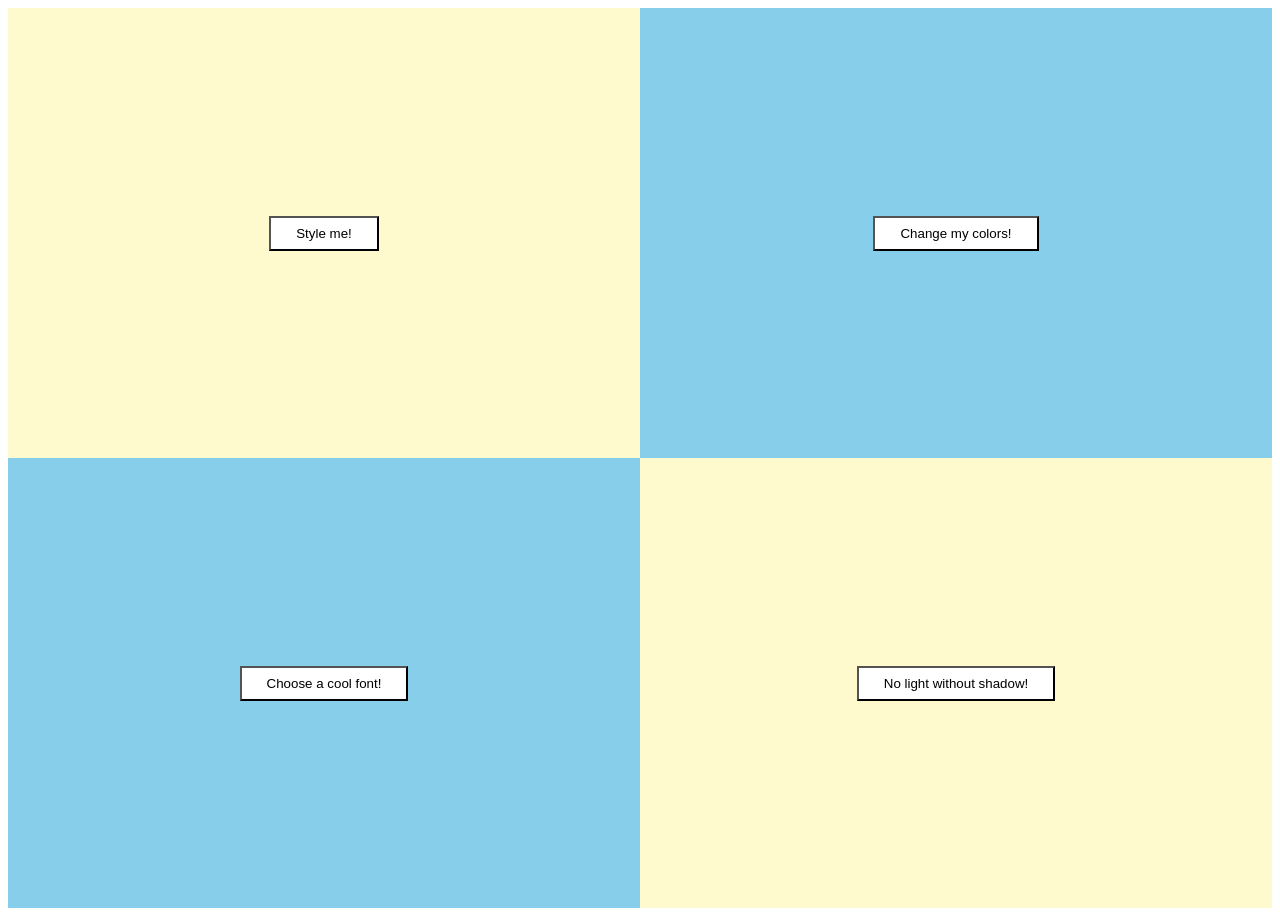
<file: css-basics_button-styles/index.html>
<!DOCTYPE html>
<html lang="en">
  <head>
    <meta charset="utf-8" />
    <meta
      name="viewport"
      content="width=device-width, initial-scale=1, shrink-to-fit=no"
    />
    <title>HTML & CSS</title>
    <link rel="stylesheet" href="./css/styles.css" />
  </head>
  <body>
    <!-- Don't worry about the HTML, you don't need to change anything here -->
    <section><button class="button1">Style me!</button></section>
    <section class="skyblue">
      <button class="button2">Change my colors!</button>
    </section>
    <section class="skyblue">
      <button class="button3">Choose a cool font!</button>
    </section>
    <section><button class="button4">No light without shadow!</button></section>
  </body>
</html>
</file>
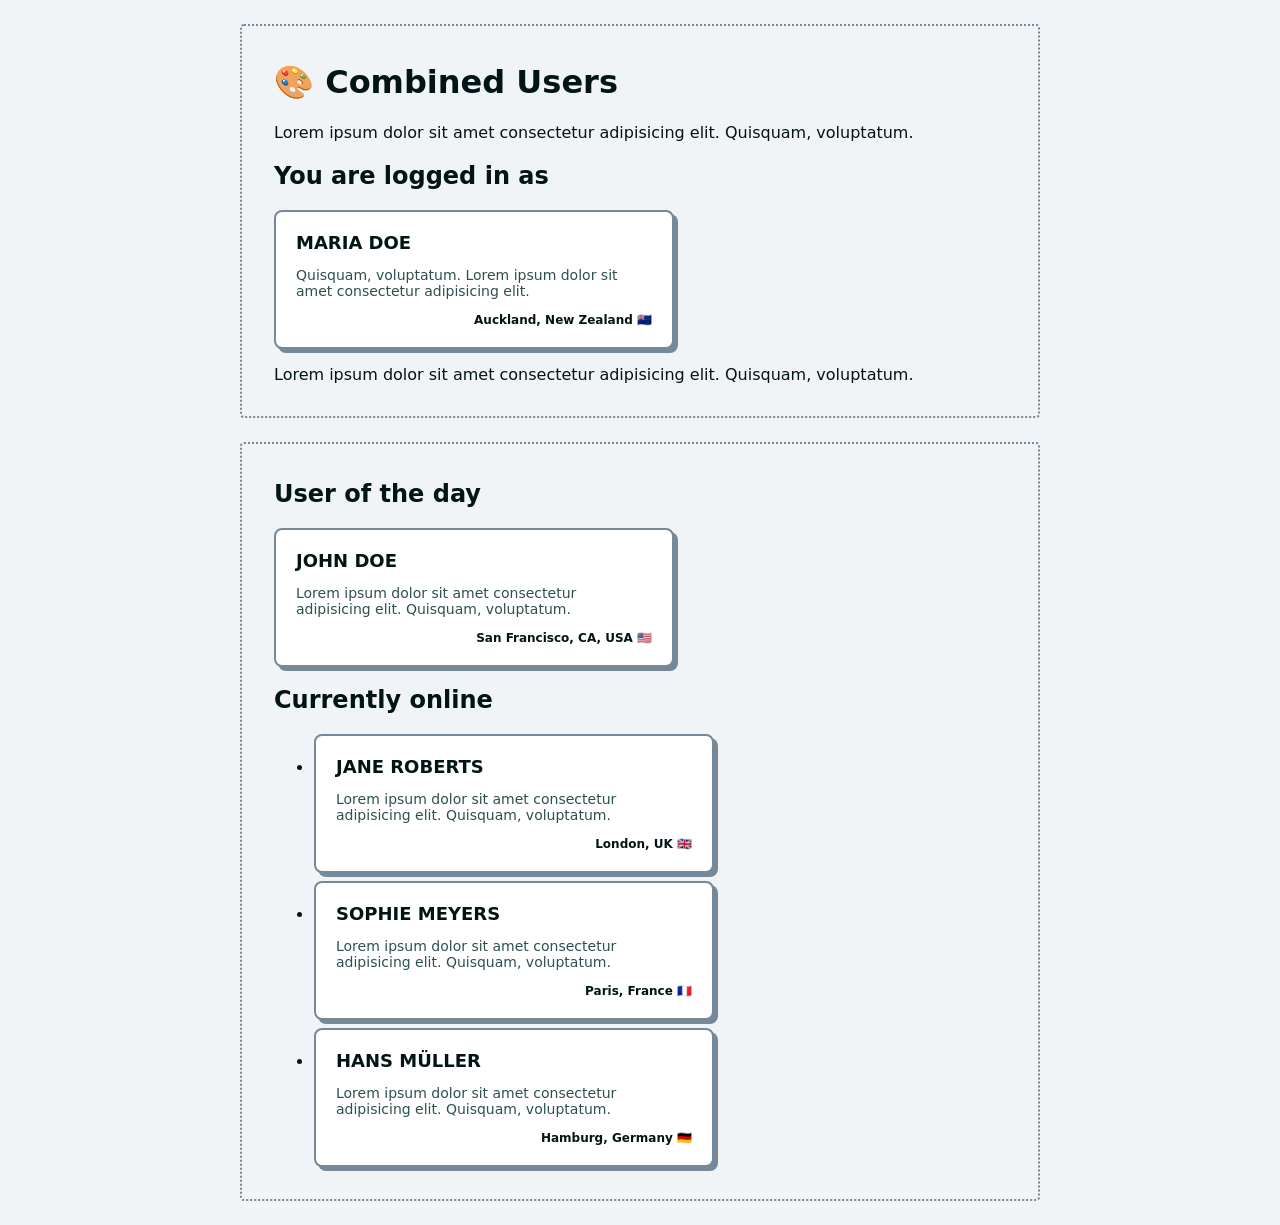
<file: css-basics_combined-users/index.html>
<!DOCTYPE html>
<!-- add class="debug" to the html element to show helper texts -->
<html lang="en" class="">
  <head>
    <meta charset="utf-8" />
    <meta
      name="viewport"
      content="width=device-width, initial-scale=1, shrink-to-fit=no"
    />
    <title>CSS Basics: Combined Users</title>
    <link rel="stylesheet" href="./css/styles.css" />
    <link rel="stylesheet" href="./css/debug.css" />
  </head>
  <body>
    <main>
      <h1>🎨 Combined Users</h1>
      <p>
        Lorem ipsum dolor sit amet consectetur adipisicing elit. Quisquam,
        voluptatum.
      </p>
      <h2>You are logged in as</h2>
      <article class="user">
        <h2 class="name">Maria Doe</h2>
        <p class="bio">
          Quisquam, voluptatum. Lorem ipsum dolor sit amet consectetur
          adipisicing elit.
        </p>
        <p class="location">Auckland, New Zealand 🇳🇿</p>
      </article>
      <p>
        Lorem ipsum dolor sit amet consectetur adipisicing elit. Quisquam,
        voluptatum.
      </p>
    </main>
    <aside>
      <h2>User of the day</h2>
      <article class="user">
        <h2 class="name">John Doe</h2>
        <p class="bio">
          Lorem ipsum dolor sit amet consectetur adipisicing elit. Quisquam,
          voluptatum.
        </p>
        <p class="location">San Francisco, CA, USA 🇺🇸</p>
      </article>
      <h2>Currently online</h2>
      <ul>
        <li>
          <article class="user">
            <h2 class="name">Jane Roberts</h2>
            <p class="bio">
              Lorem ipsum dolor sit amet consectetur adipisicing elit. Quisquam,
              voluptatum.
            </p>
            <p class="location">London, UK 🇬🇧</p>
          </article>
        </li>
        <li>
          <article class="user">
            <h2 class="name">Sophie Meyers</h2>
            <p class="bio">
              Lorem ipsum dolor sit amet consectetur adipisicing elit. Quisquam,
              voluptatum.
            </p>
            <p class="location">Paris, France 🇫🇷</p>
          </article>
        </li>
        <li>
          <article class="user">
            <h2 class="name">Hans Müller</h2>
            <p class="bio">
              Lorem ipsum dolor sit amet consectetur adipisicing elit. Quisquam,
              voluptatum.
            </p>
            <p class="location">Hamburg, Germany 🇩🇪</p>
          </article>
        </li>
      </ul>
    </aside>
  </body>
</html>
</file>
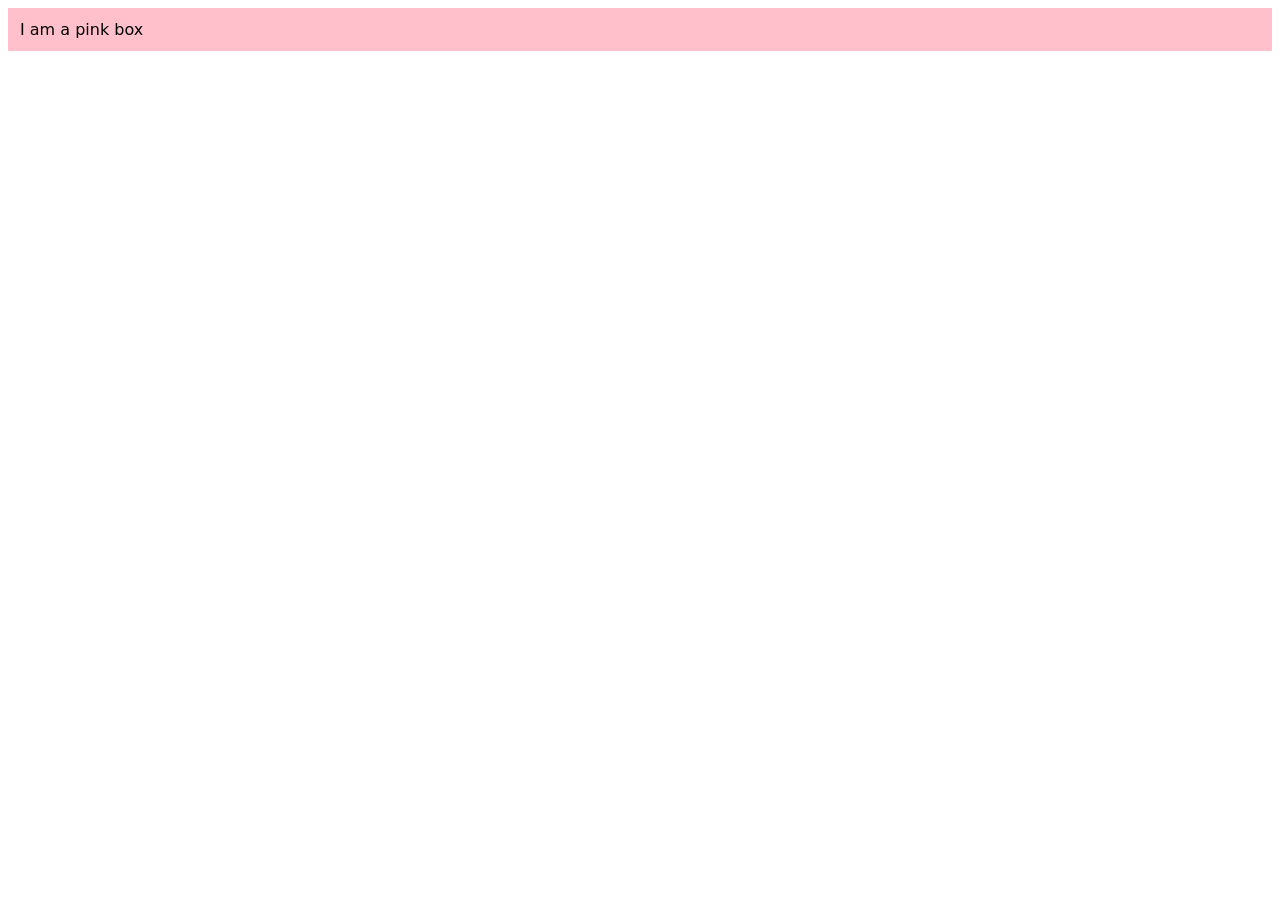
<file: css-basics_pink-box/index.html>
<!DOCTYPE html>
<html lang="en">
  <head>
    <meta charset="utf-8" />
    <meta
      name="viewport"
      content="width=device-width, initial-scale=1, shrink-to-fit=no"
    />
    <title>CSS Basics: Pink Box</title>
    <link rel="stylesheet" href="./css/styles.css" />
  </head>
  <body>
    <section>I am a pink box</section>
  </body>
</html>
</file>
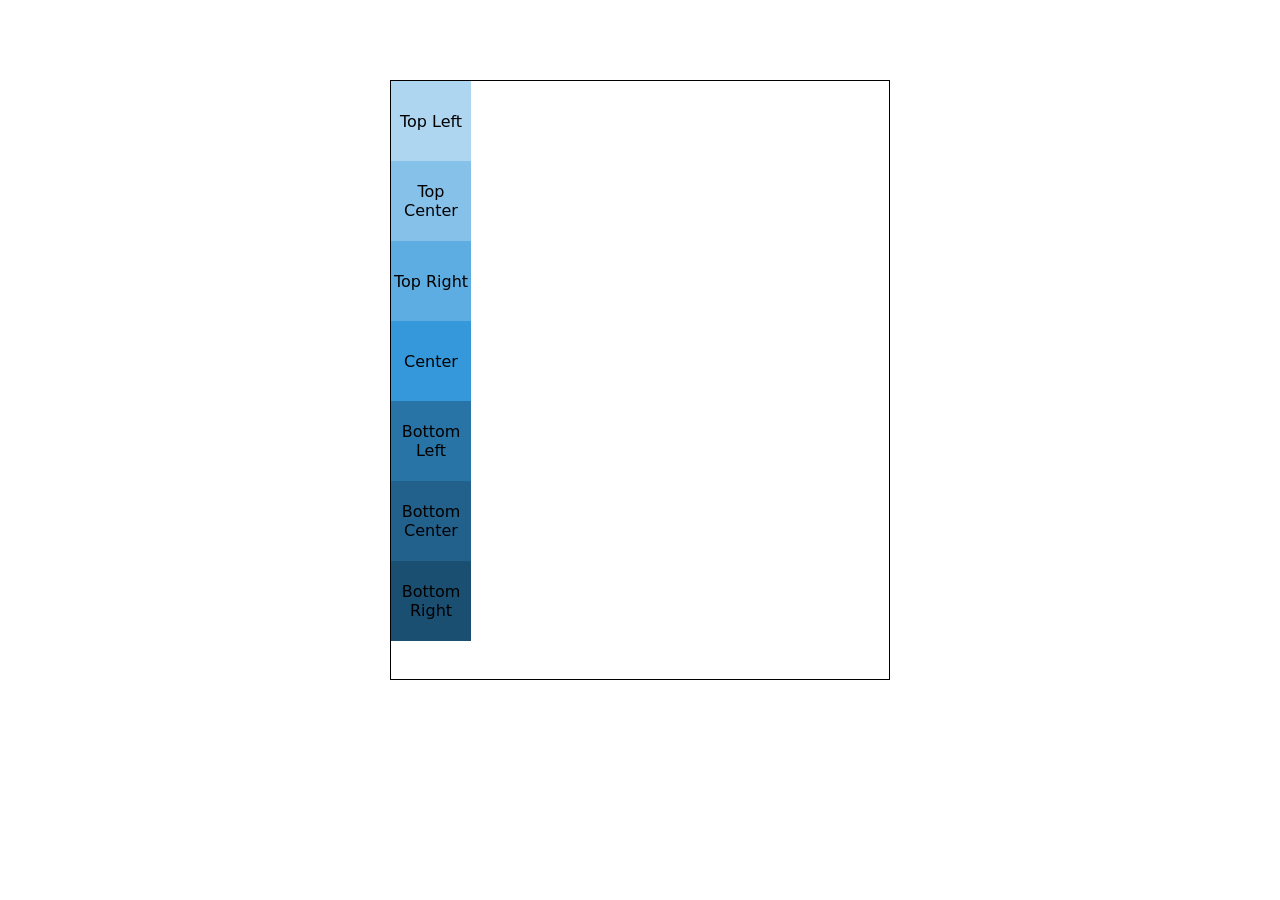
<file: css-positioning_absolute-no-advanced-requirements/index.html>
<!DOCTYPE html>
<html lang="en">
  <head>
    <meta charset="utf-8" />
    <meta
      name="viewport"
      content="width=device-width, initial-scale=1, shrink-to-fit=no"
    />
    <title>HTML & CSS</title>
    <link rel="stylesheet" href="./css/styles.css" />
  </head>
  <body>
    <!-- You do not need to change the HTML code for this exercise! -->
    <main>
      <div class="box box--top-left">Top Left</div>
      <div class="box box--top-center">Top Center</div>
      <div class="box box--top-right">Top Right</div>
      <div class="box box--center">Center</div>
      <div class="box box--bottom-left">Bottom Left</div>
      <div class="box box--bottom-center">Bottom Center</div>
      <div class="box box--bottom-right">Bottom Right</div>
    </main>
  </body>
</html>
</file>
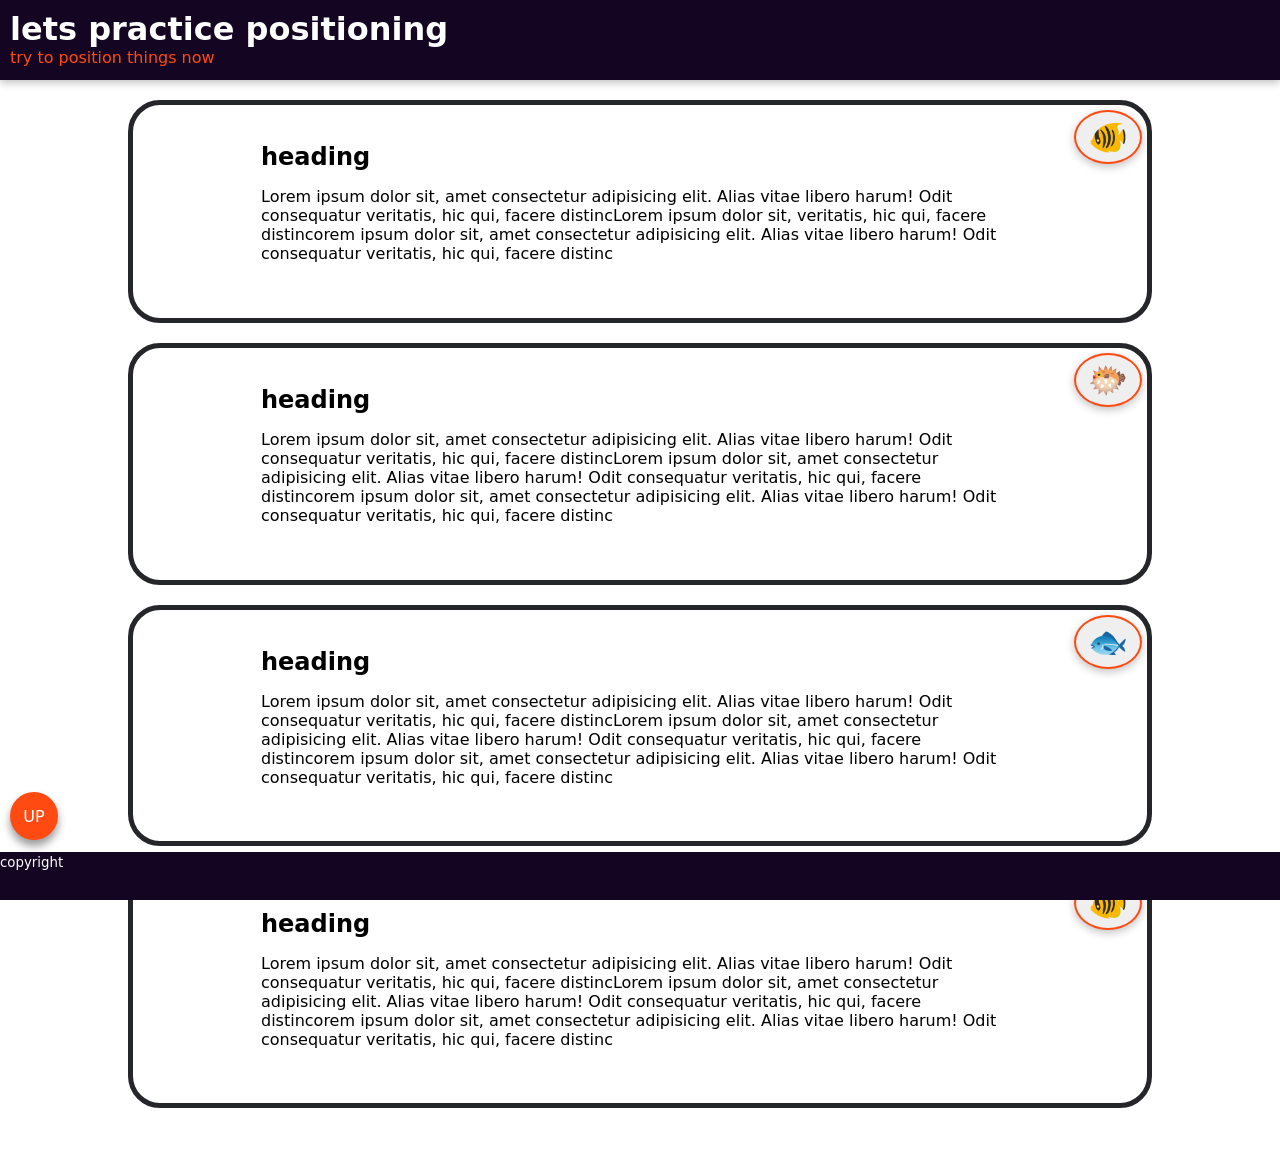
<file: css-positioning_layout-with-position/index.html>
<!DOCTYPE html>
<html lang="en">
  <head>
    <meta charset="utf-8" />
    <meta
      name="viewport"
      content="width=device-width, initial-scale=1, shrink-to-fit=no"
    />
    <title>HTML & CSS</title>
    <link rel="stylesheet" href="./css/styles.css" />
  </head>
  <body>
    <header class="header">
      <h1 class="header__heading">lets practice positioning</h1>
      <span class="header__text">try to position things now</span>
    </header>
    <main>
      <section class="card" id="top">
        <h2 class="card__heading">heading</h2>
        <button class="card__bookmark">🐠</button>
        <p class="card__text">
          Lorem ipsum dolor sit, amet consectetur adipisicing elit. Alias vitae
          libero harum! Odit consequatur veritatis, hic qui, facere distincLorem
          ipsum dolor sit, veritatis, hic qui, facere distincorem ipsum dolor
          sit, amet consectetur adipisicing elit. Alias vitae libero harum! Odit
          consequatur veritatis, hic qui, facere distinc
        </p>
      </section>
      <section class="card">
        <h2 class="card__heading">heading</h2>
        <button class="card__bookmark">🐡</button>
        <p class="card__text">
          Lorem ipsum dolor sit, amet consectetur adipisicing elit. Alias vitae
          libero harum! Odit consequatur veritatis, hic qui, facere distincLorem
          ipsum dolor sit, amet consectetur adipisicing elit. Alias vitae libero
          harum! Odit consequatur veritatis, hic qui, facere distincorem ipsum
          dolor sit, amet consectetur adipisicing elit. Alias vitae libero
          harum! Odit consequatur veritatis, hic qui, facere distinc
        </p>
      </section>
      <section class="card">
        <h2 class="card__heading">heading</h2>
        <button class="card__bookmark">🐟</button>
        <p class="card__text">
          Lorem ipsum dolor sit, amet consectetur adipisicing elit. Alias vitae
          libero harum! Odit consequatur veritatis, hic qui, facere distincLorem
          ipsum dolor sit, amet consectetur adipisicing elit. Alias vitae libero
          harum! Odit consequatur veritatis, hic qui, facere distincorem ipsum
          dolor sit, amet consectetur adipisicing elit. Alias vitae libero
          harum! Odit consequatur veritatis, hic qui, facere distinc
        </p>
      </section>
      <section class="card">
        <h2 class="card__heading">heading</h2>
        <button class="card__bookmark">🐠</button>
        <p class="card__text">
          Lorem ipsum dolor sit, amet consectetur adipisicing elit. Alias vitae
          libero harum! Odit consequatur veritatis, hic qui, facere distincLorem
          ipsum dolor sit, amet consectetur adipisicing elit. Alias vitae libero
          harum! Odit consequatur veritatis, hic qui, facere distincorem ipsum
          dolor sit, amet consectetur adipisicing elit. Alias vitae libero
          harum! Odit consequatur veritatis, hic qui, facere distinc
        </p>
      </section>
      <a href="#top" class="goto-top">UP</a>
    </main>

    <footer class="footer">
      <small class="footer__text">copyright</small>
    </footer>
  </body>
</html>
</file>
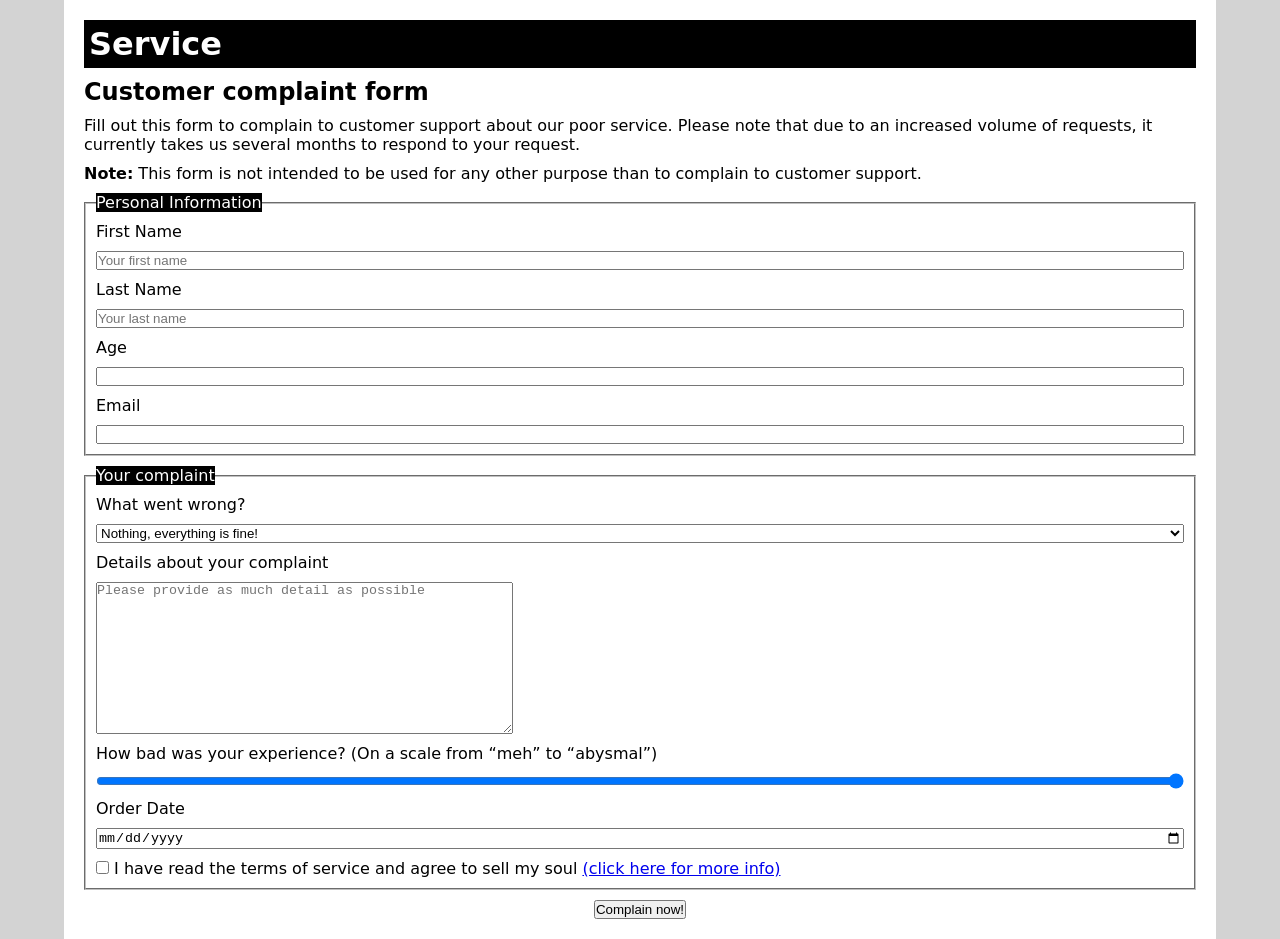
<file: js-forms_handle-form-submit/index.html>
<!DOCTYPE html>
<html lang="en">
  <head>
    <meta charset="utf-8" />
    <meta
      name="viewport"
      content="width=device-width, initial-scale=1, shrink-to-fit=no"
    />
    <title>JS Forms: Checkbox Input</title>
    <link rel="stylesheet" href="./css/styles.css" />
    <script src="./js/index.js" defer></script>
  </head>
  <body>
    <main>
      <h1>Service</h1>
      <h2>Customer complaint form</h2>
      <p>
        Fill out this form to complain to customer support about our poor
        service. Please note that due to an increased volume of requests, it
        currently takes us several months to respond to your request.
      </p>
      <p>
        <strong>Note:</strong> This form is not intended to be used for any
        other purpose than to complain to customer support.
      </p>
      <form data-js="form">
        <fieldset>
          <legend>Personal Information</legend>
          <label for="first-name">First Name</label>
          <input
            type="text"
            name="firstName"
            id="first-name"
            placeholder="Your first name"
          />

          <label for="last-name">Last Name</label>
          <input
            type="text"
            name="lastName"
            id="last-name"
            placeholder="Your last name"
          />

          <label for="age">Age</label>
          <input type="number" name="age" id="age" min="16" max="200" />

          <label for="email">Email</label>
          <input type="email" name="email" id="email" />
        </fieldset>

        <fieldset>
          <legend>Your complaint</legend>
          <label for="complaint">What went wrong?</label>
          <select name="complaint" id="complaint">
            <option value="nothing" selected>
              Nothing, everything is fine!
            </option>
            <option value="personal">It's me, not you!</option>
            <option value="broken">
              My product is broken, can you fix it?
            </option>
          </select>

          <label for="details">Details about your complaint</label>
          <textarea
            name="details"
            id="details"
            rows="10"
            cols="50"
            placeholder="Please provide as much detail as possible"
          ></textarea>

          <label for="badness"
            >How bad was your experience? (On a scale from <q>meh</q> to
            <q>abysmal</q>)
          </label>
          <input
            id="badness"
            name="badness"
            type="range"
            min="1"
            max="100"
            value="100"
          />

          <label for="order-date">Order Date</label>
          <input type="date" name="orderDate" id="order-date" />

          <label for="tos">
            <input type="checkbox" name="tos" id="tos" />
            I have read the terms of service and agree to sell my soul
            <a
              href="https://www.youtube.com/watch?v=dQw4w9WgXcQ"
              target="_blank"
              rel="noreferrer noopener"
            >
              (click here for more info)
            </a>
          </label>
        </fieldset>

        <button type="submit">Complain now!</button>
      </form>
    </main>
  </body>
</html>
</file>
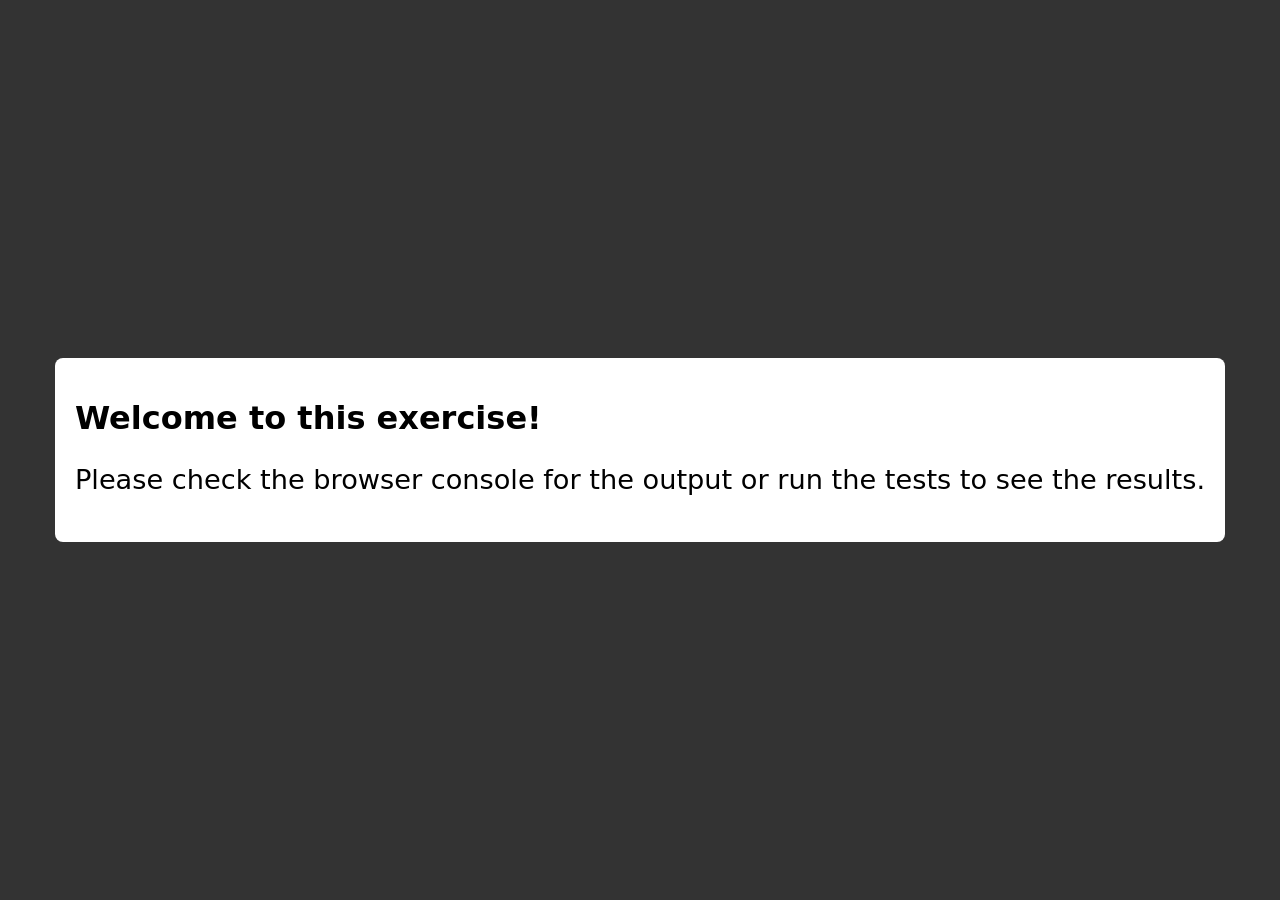
<file: js-objects-and-arrays_objects-and-arrays/index.html>
<!DOCTYPE html>
<html lang="en">
  <head>
    <meta charset="UTF-8" />
    <meta name="viewport" content="width=device-width, initial-scale=1.0" />
    <title>JS Objects and Arrays: Objects and Arrays</title>
    <link rel="stylesheet" href="./css/styles.css" />
    <script type="module" src="./js/index.js"></script>
  </head>
  <body>
    <header>
      <h1>Welcome to this exercise!</h1>
      <p>
        Please check the browser console for the output or run the tests to see
        the results.
      </p>
    </header>
  </body>
</html>
</file>
<file: css-basics_button-styles/css/styles.css>
/* Please scroll down to the start of your exercise! */

* {
  box-sizing: border-box;
}

body {
  display: grid;
  grid-template-columns: 1fr 1fr;
  height: 100vh;
}

section {
  background-color: lemonchiffon;
  display: grid;
  place-items: center;
}

.skyblue {
  background-color: skyblue;
}

button {
  background-color: white;
  padding: 8px 25px;
}

/* Your exercise starts here */

/* Add your CSS styles below this line. Feel free to replace the comments with your code. Make sure not to put your code into the comments, because then nothing will happen. */

.button1 {
  /*Style me! Change my border, set a border radius or what you want to try out. :) */
}

.button2 {
  /*Style me! Change my color, or my background-color. Or both! You can test out different color modes here - like HEX, RGB, ... */
}

.button3 {
  /*Style me! You can test out changing the font, or font size, ...*/
}

.button4 {
  /*Style me! Can you add a shadow to this button? Maybe play around with the shadow properties, as well? You can even color the shadow, make it bigger or smaller, ... */
}

/* Feel free to play around with other properties, as well. */
</file>
<file: css-basics_combined-users/css/styles.css>
/*
  Scroll down to the bottom of the file
  to see the instructions for this exercise.
   ⬇
*/

*,
*::before,
*::after {
  box-sizing: border-box;
}

body {
  font-family: system-ui;
  background-color: #f1f4f7;
  padding: 0 48px;
  color: #021414;
}

main,
aside {
  max-width: 800px;
  margin: 24px auto;
  padding: 16px 32px;
  border: 2px dotted lightslategray;
  border-radius: 4px;
  position: relative;
}

ul {
  width: max-content;
}

li {
  margin: 8px 0;
}

.user {
  position: relative;
  border: 2px solid lightslategray;
  border-radius: 8px;
  box-shadow: 4px 4px 0 lightslategray;
  padding: 20px;
  max-width: 400px;
  margin: 0;
  background-color: white;
}

.name {
  font-size: 18px;
  text-transform: uppercase;
  margin: 0;
}

.bio {
  font-size: 14px;
  color: darkslategray;
}

.location {
  font-size: 12px;
  font-weight: 600;
  text-align: end;
  margin: 0;
}

/*
  Part 1

  Make .user elements inside the aside smaller:
    - reduce the max-width to 250px
    - reduce the padding to 12px
    - reduce the border-radius to 4px
    - reduce the font-size of the .name to 16px
    - reduce the font-size of the .bio to 12px
    - set the margin of the .bio to "6px 0"
    - reduce the font-size of the .location to 10px
  

  Make sure to not change the styles of the .user element anywhere else.
  
  To facilitate layout debugging, apply the 'debug' class to the <html> element. 
  This triggers visual helper styles from 'debug.css' that outline structural elements
  like <body>, <main>, <aside>, <ul>, and .user with labeled overlays for easy identification.
*/

/*
  Part 2

  For all .user elements inside an unordered list:
    - hide the .bio
    - align the .location to the left and set it's color to darkslategray

  Make sure to not change the styles of the .user element anywhere else.

  💡 You can use the display property to hide elements.
*/
</file>
<file: css-basics_combined-users/css/debug.css>
/*
  ⚠️ This file is for debugging purposes only.
  You do not have to understand or edit the code in this file. 🥳
*/

.debug :is(body, main, aside, ul, .user)::before {
  content: var(--debug-content);
  position: absolute;
  top: 2px;
  left: 2px;
  padding: 4px;
  background-color: #ff4a11;
  border-radius: 4px;
  font-size: 8px;
  color: white;
}

.debug :is(body, main, aside, ul, .user) {
  position: relative;
}

body {
  --debug-content: "body";
}

main {
  --debug-content: "main";
}

aside {
  --debug-content: "aside";
}

ul {
  --debug-content: "ul";
}

.user {
  --debug-content: ".user";
}
</file>
<file: css-basics_pink-box/css/styles.css>
*,
*::before,
*::after {
  box-sizing: border-box;
}

body {
  font-family: system-ui;
}

section {
  background-color: pink;
  padding: 1cap;
}

/* put a selector here to select div elements (see index.html) */
SELECTOR HERE {
  font-family: cursive;
  padding: 8px;

  /* set the height and the width of the box to 150px */

  /* make the background color "hotpink" */

  /* make the text color "white" */

  /* can you give the box round edges with an radius of 8px? */

  /* ✨ feel free to experiment! */
}
</file>
<file: css-positioning_absolute-no-advanced-requirements/css/styles.css>
*,
*::before,
*::after {
  box-sizing: border-box;
}

body {
  margin: 0;
  font-family: system-ui;
}

main {
  width: 500px;
  height: 600px;
  border: 1px solid black;
  margin: 5em auto;
  position: relative;
}

.box {
  display: flex;
  align-items: center;
  justify-content: center;
  height: 80px;
  width: 80px;
  text-align: center;
}

/**
 * Look at the selectors defined below.
 * Position each element, so that the placement matches the name of the selector.
 * Adjust the rule-sets for each selector to satisfy the name.
 *
 * @example
 * .box--top-left -> This element should be be placed in the top, left corner.
 */

.box--top-left {
  background-color: #aed6f1;
}

.box--top-center {
  background-color: #85c1e9;
}

.box--top-right {
  background-color: #5dade2;
}

.box--center {
  background-color: #3498db;
}

.box--bottom-left {
  background-color: #2874a6;
}

.box--bottom-center {
  background-color: #21618c;
}

.box--bottom-right {
  background-color: #1b4f72;
}
</file>
<file: css-positioning_layout-with-position/css/styles.css>
*,
*::before,
*::after {
  box-sizing: border-box;
}

body {
  display: flex;
  flex-direction: column;
  margin: 80px 0 45px 0;
  font-family: system-ui;
}

/**
 *
 * Place the header at the top of the viewport and make sure, that it remains there when the
 * document is scrolled.
 */
.header {
  position: fixed;
  z-index: 1;
  top: 0px;
  width: 100%;
  background: #140523;
  color: #ffffff;
  height: 80px;
  box-shadow: rgba(0, 0, 0, 0.24) 0 3px 8px;
  padding: 10px;
}

.header__text {
  color: #ff4a11;
}

.header__heading {
  margin: 0;
}

/**
 *
 * Place the footer at the bottom of the viewport and make sure, that it remains there when the
 * document is scrolled.
 */
.footer {
  position: fixed;
  bottom: 0px;
  width: 100%;
  background: #140523;
  color: #ffffff;
  height: 48px;
}

/**
 *
 * Define the card as reference frame for descendant elements, that require absolute positioning.
 */
.card {
  position: relative;
  margin: 20px 10%;
  border: 5px solid #252629;
  padding: 3% 10%;
  scroll-margin-top: 100px;
  border-radius: 2rem;
}

.card__heading {
  margin: 0 0 10px 0;
}

/**
 * Place the bookmark in the top, right corner of each card.
 */
.card__bookmark {
  position: absolute;
  top: 5px;
  right: 5px;
  border: 2px solid #ff4a11;
  font-size: 2em;
  padding: 6px 12px;
  border-radius: 50%;
  box-shadow: rgba(0, 0, 0, 0.24) 0 3px 8px;
}

/**
 * The go-to-top button should cover all other elements, so that it is always visible, and
 * unaffected when the document is scrolled.
 */
.goto-top {
  position: fixed;
  bottom: 60px;
  left: 10px;
  width: 48px;
  height: 48px;
  padding: 8px;
  border-radius: 50%;
  background: #ff4a11;
  color: white;
  box-shadow: 0 6px 8px rgba(0, 0, 0, 0.4);
  text-decoration: none;
  flex-shrink: 0;
  display: flex;
  align-items: center;
  justify-content: center;
}
</file>
<file: js-forms_handle-form-submit/css/styles.css>
*,
*::before,
*::after {
  box-sizing: border-box;
  margin: 0;
  padding: 0;
}

body {
  font-family: system-ui;
  background-color: lightgray;
}

main {
  display: flex;
  flex-direction: column;
  gap: 10px;
  margin: auto;
  padding: 20px;
  width: 90%;
  min-height: 100vh;
  background-color: white;
}

h1 {
  padding: 5px;
  background-color: black;
  color: white;
}

form {
  display: flex;
  flex-direction: column;
  gap: 10px;
}

fieldset {
  display: flex;
  flex-direction: column;
  gap: 10px;
  padding: 10px;
}

legend {
  background-color: black;
  color: white;
}

button {
  margin: auto;
  width: fit-content;
}

input[type="submit"] {
  margin: auto;
  width: fit-content;
}

textarea {
  width: fit-content;
}
</file>
<file: js-objects-and-arrays_objects-and-arrays/css/styles.css>
*,
*::before,
*::after {
  box-sizing: border-box;
}

body {
  margin: 0;
  font-family: system-ui;
  display: flex;
  justify-content: center;
  align-items: center;
  height: 100vh;
  background-color: #333;
}

header {
  padding: 20px;
  background-color: white;
  border-radius: 8px;
}

h1 {
  font-size: 2rem;
}

p {
  font-size: 1.7rem;
}
</file>
